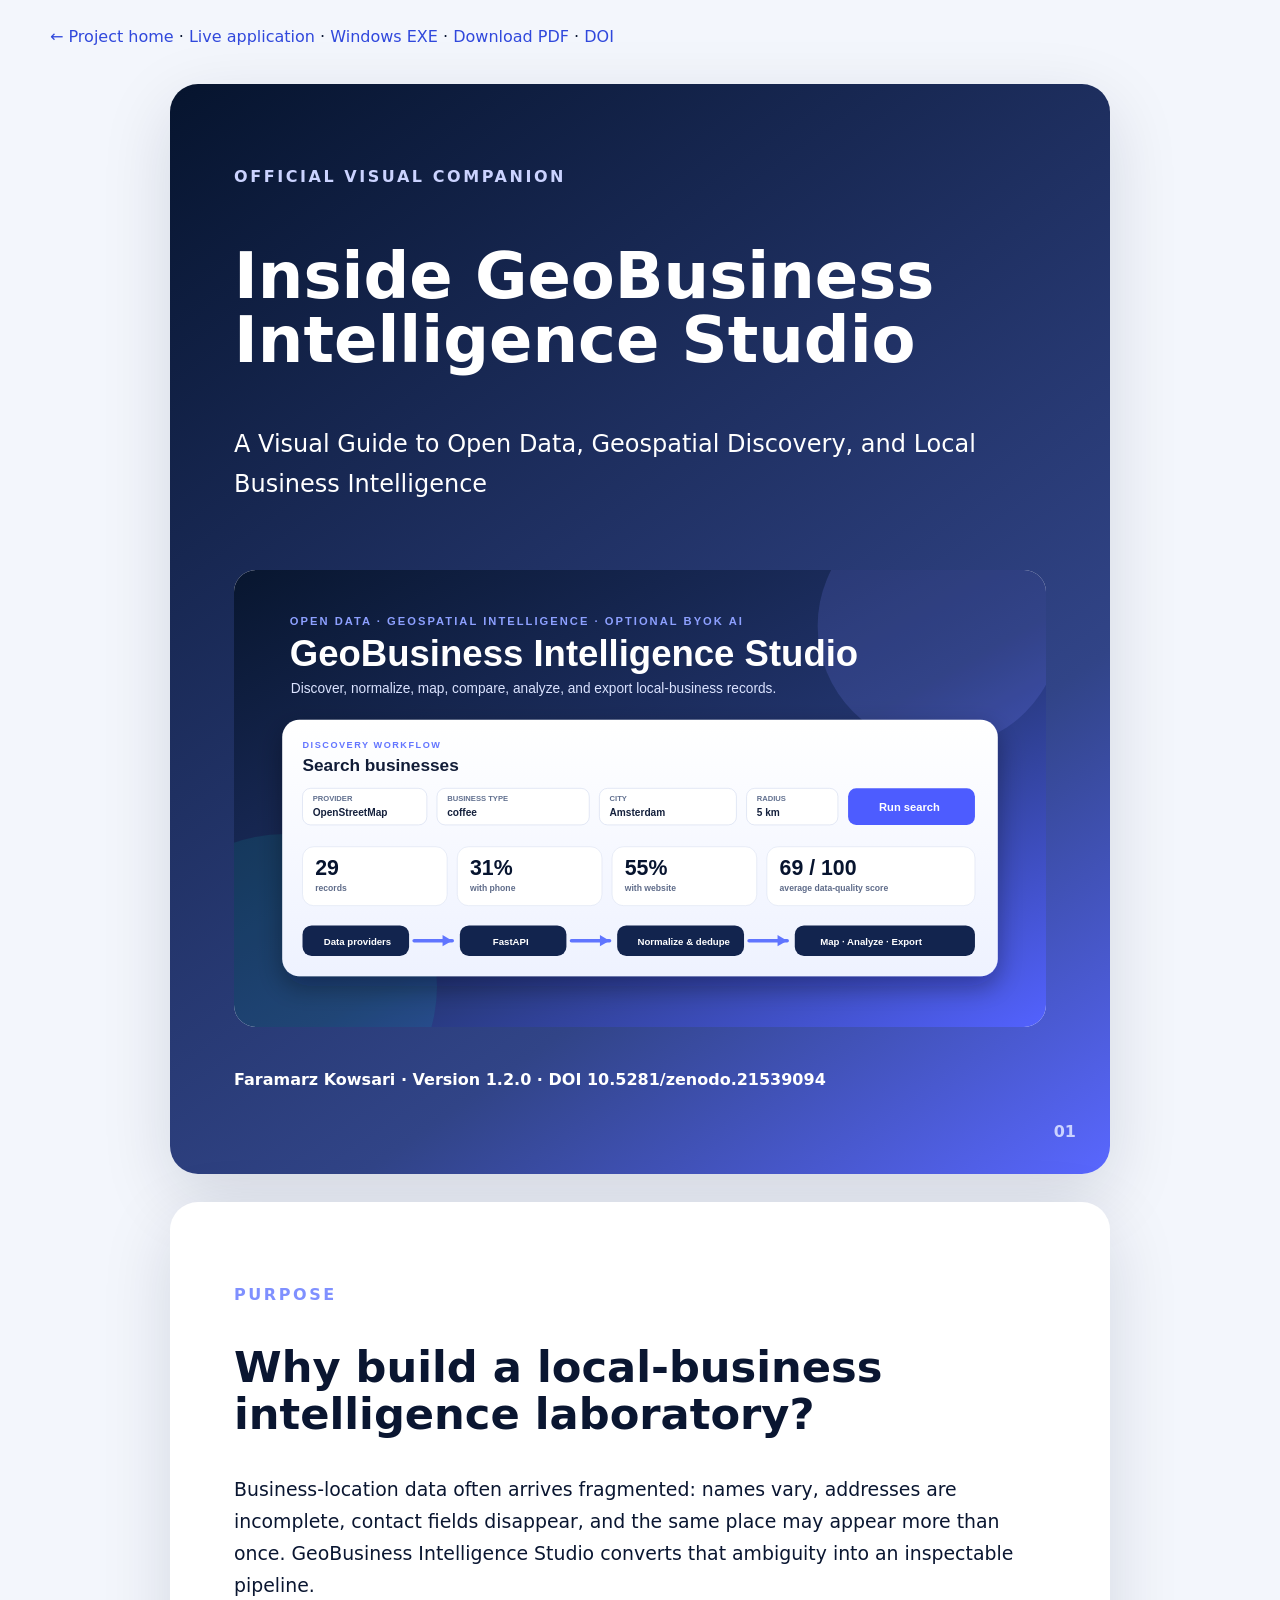
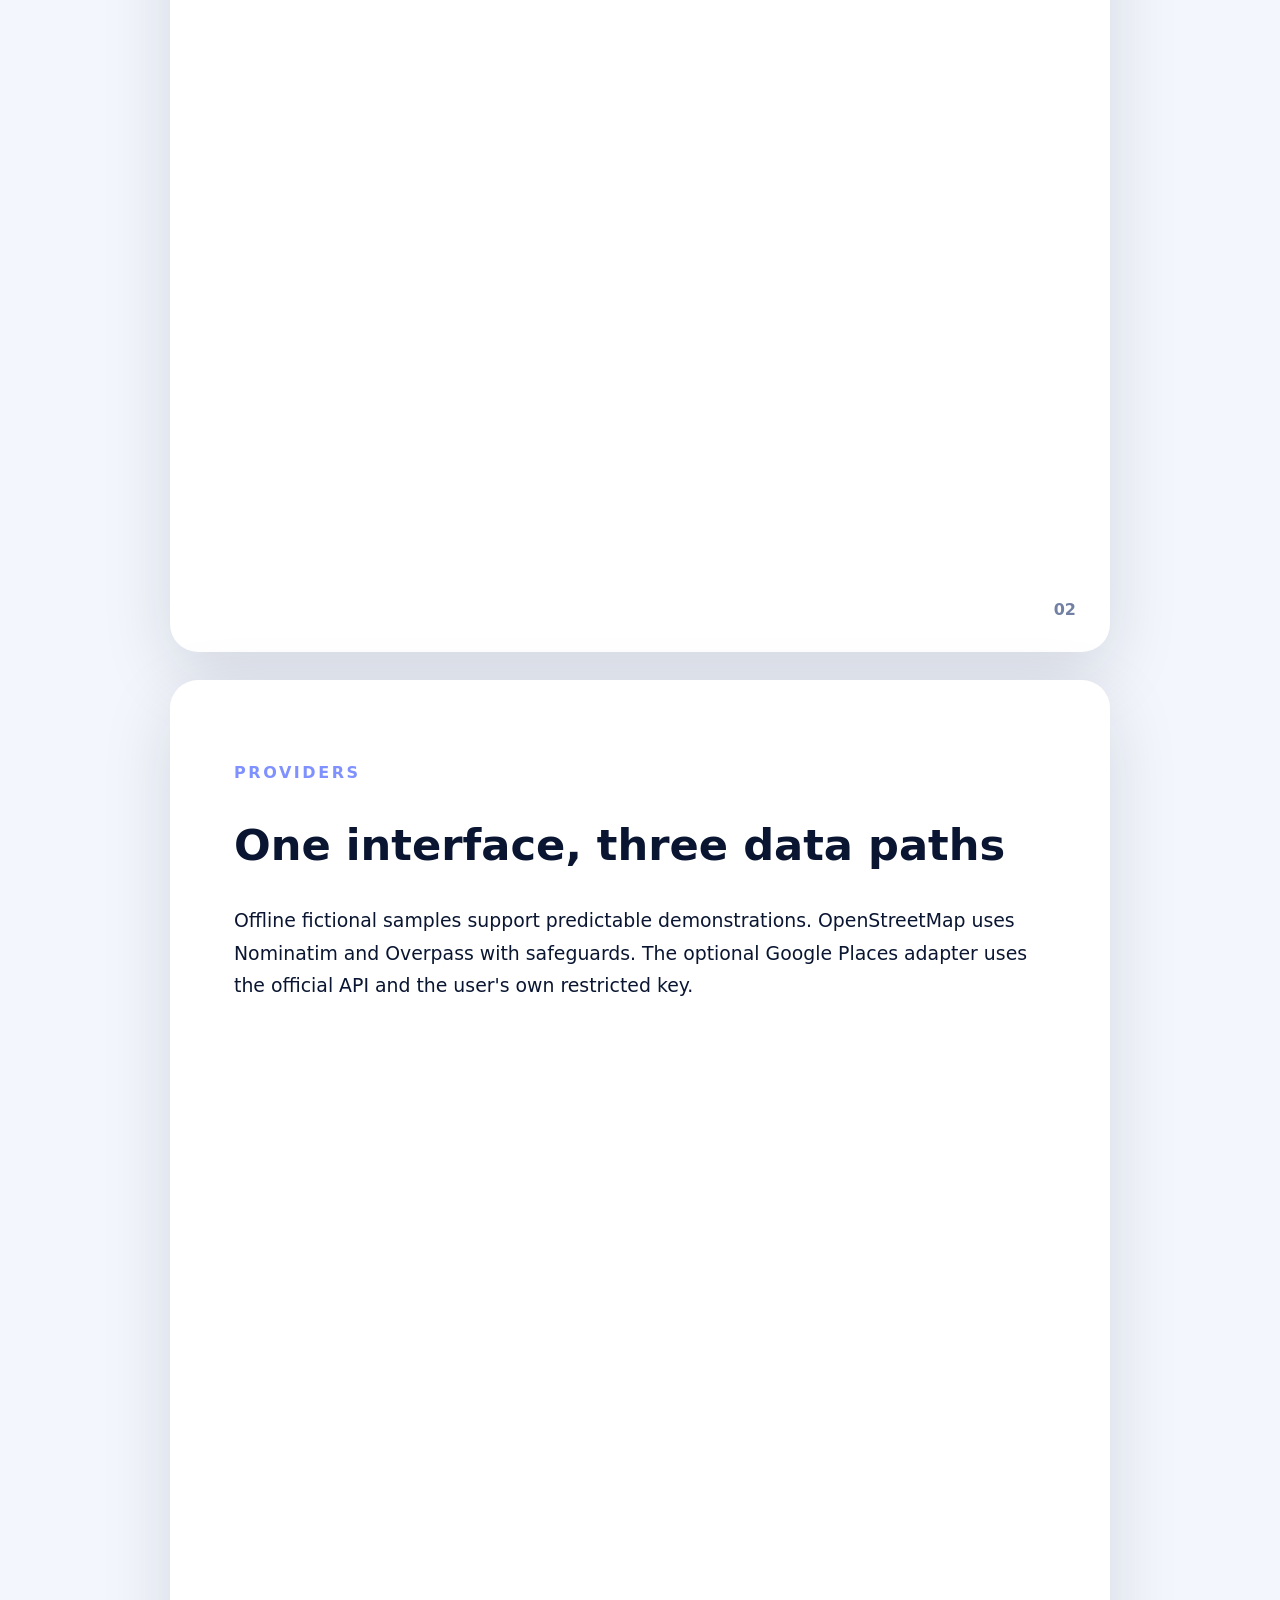
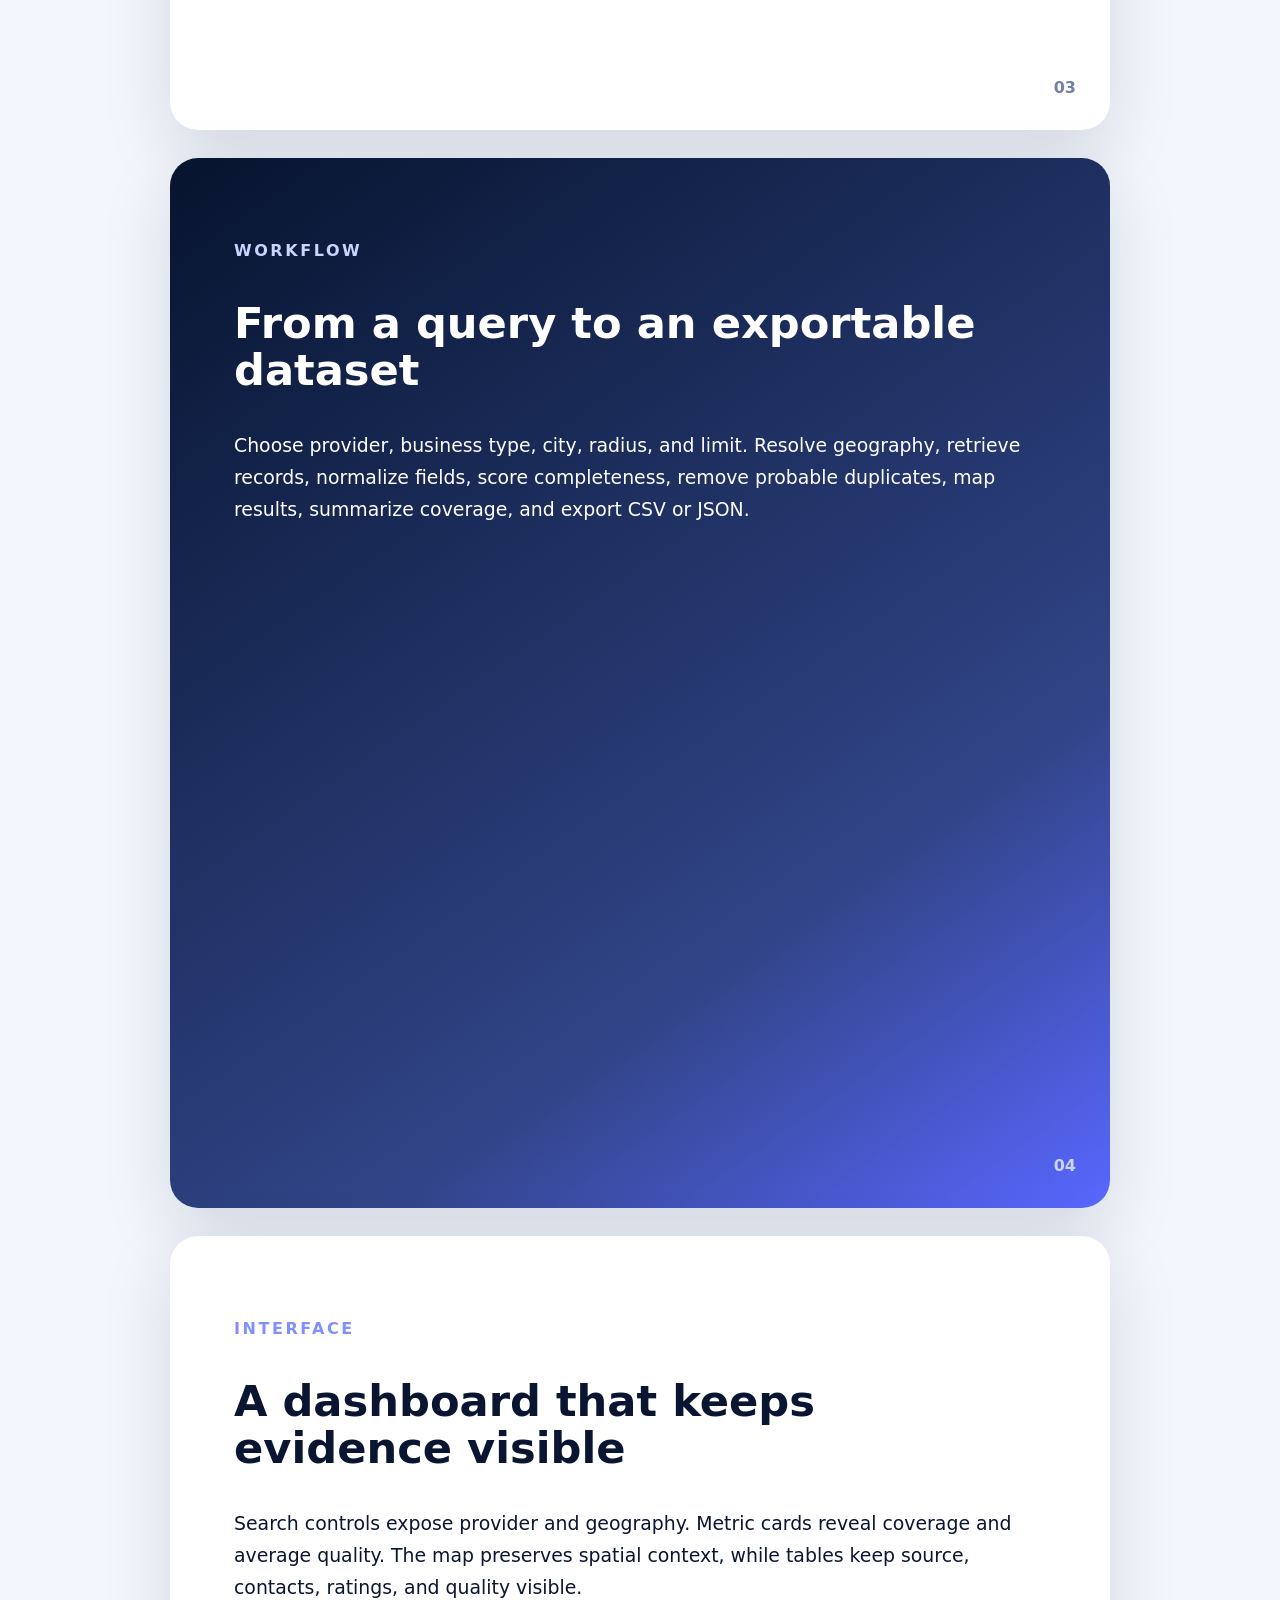
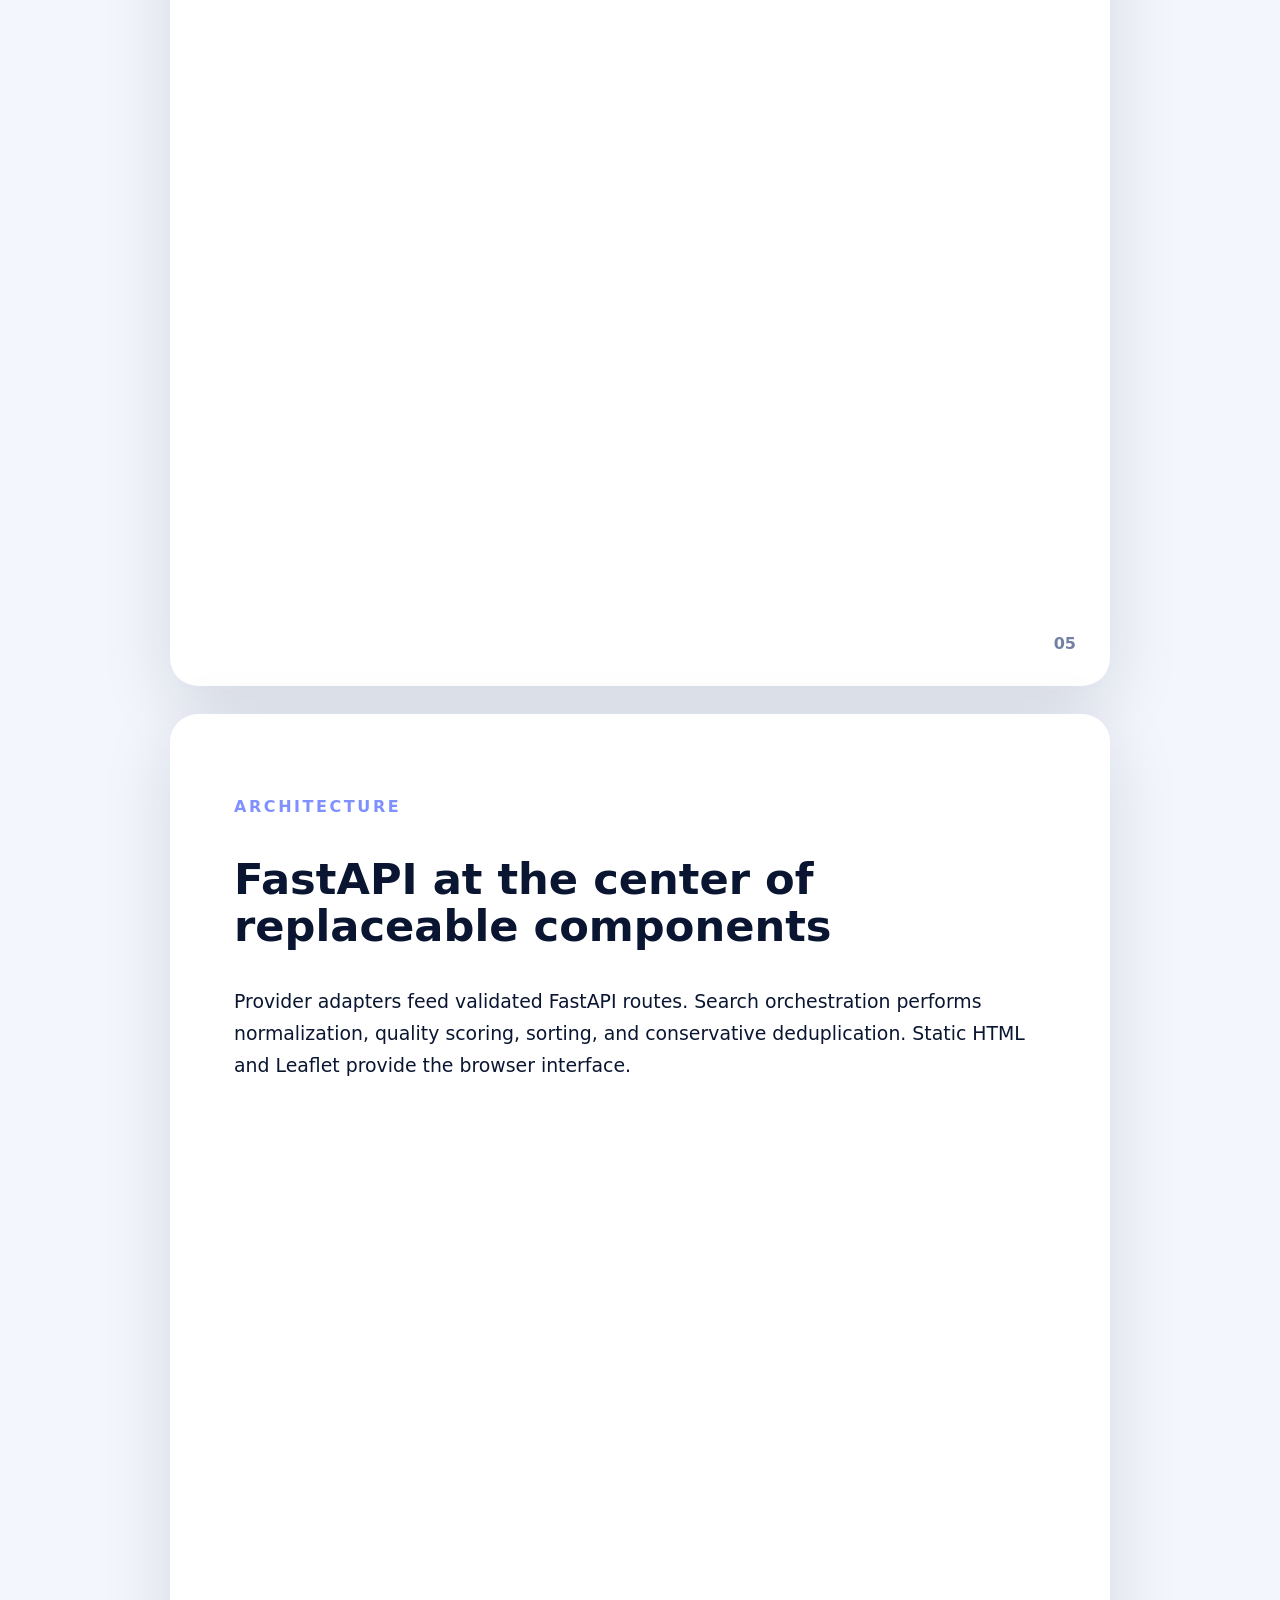
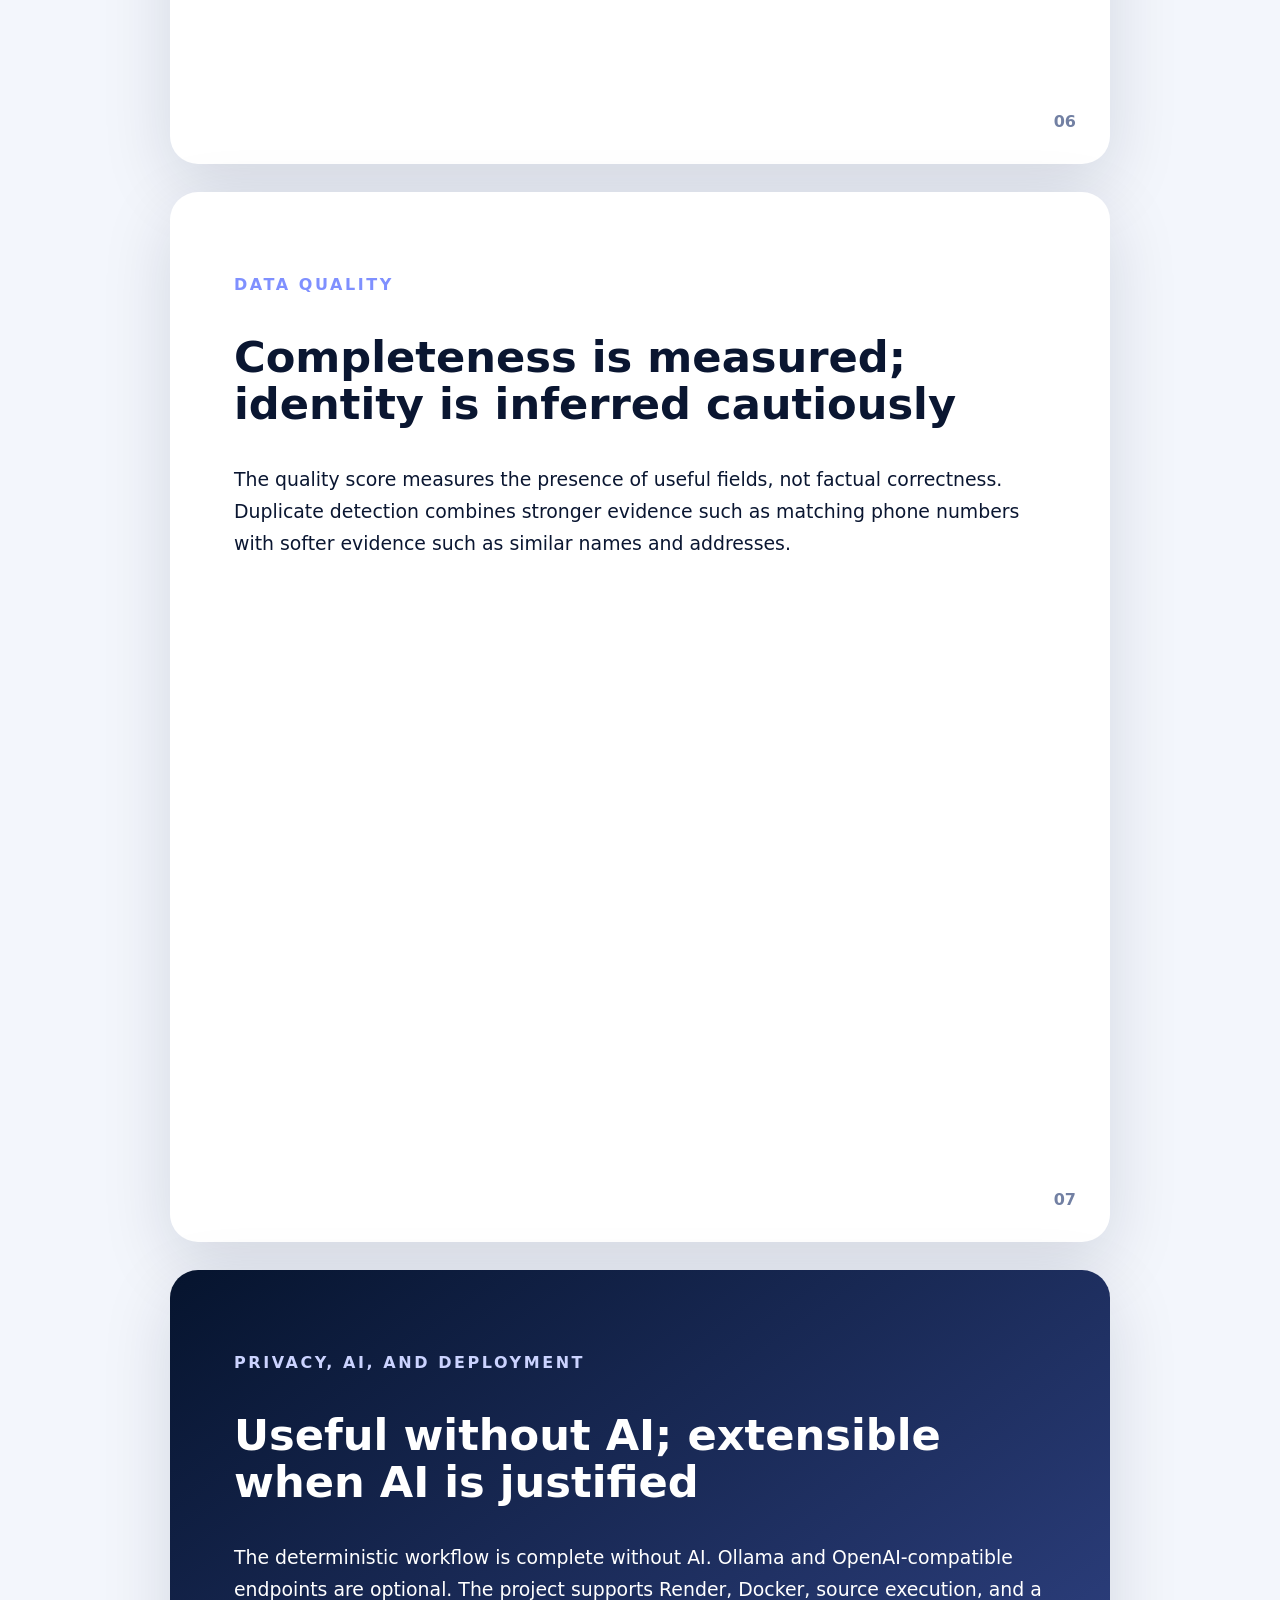
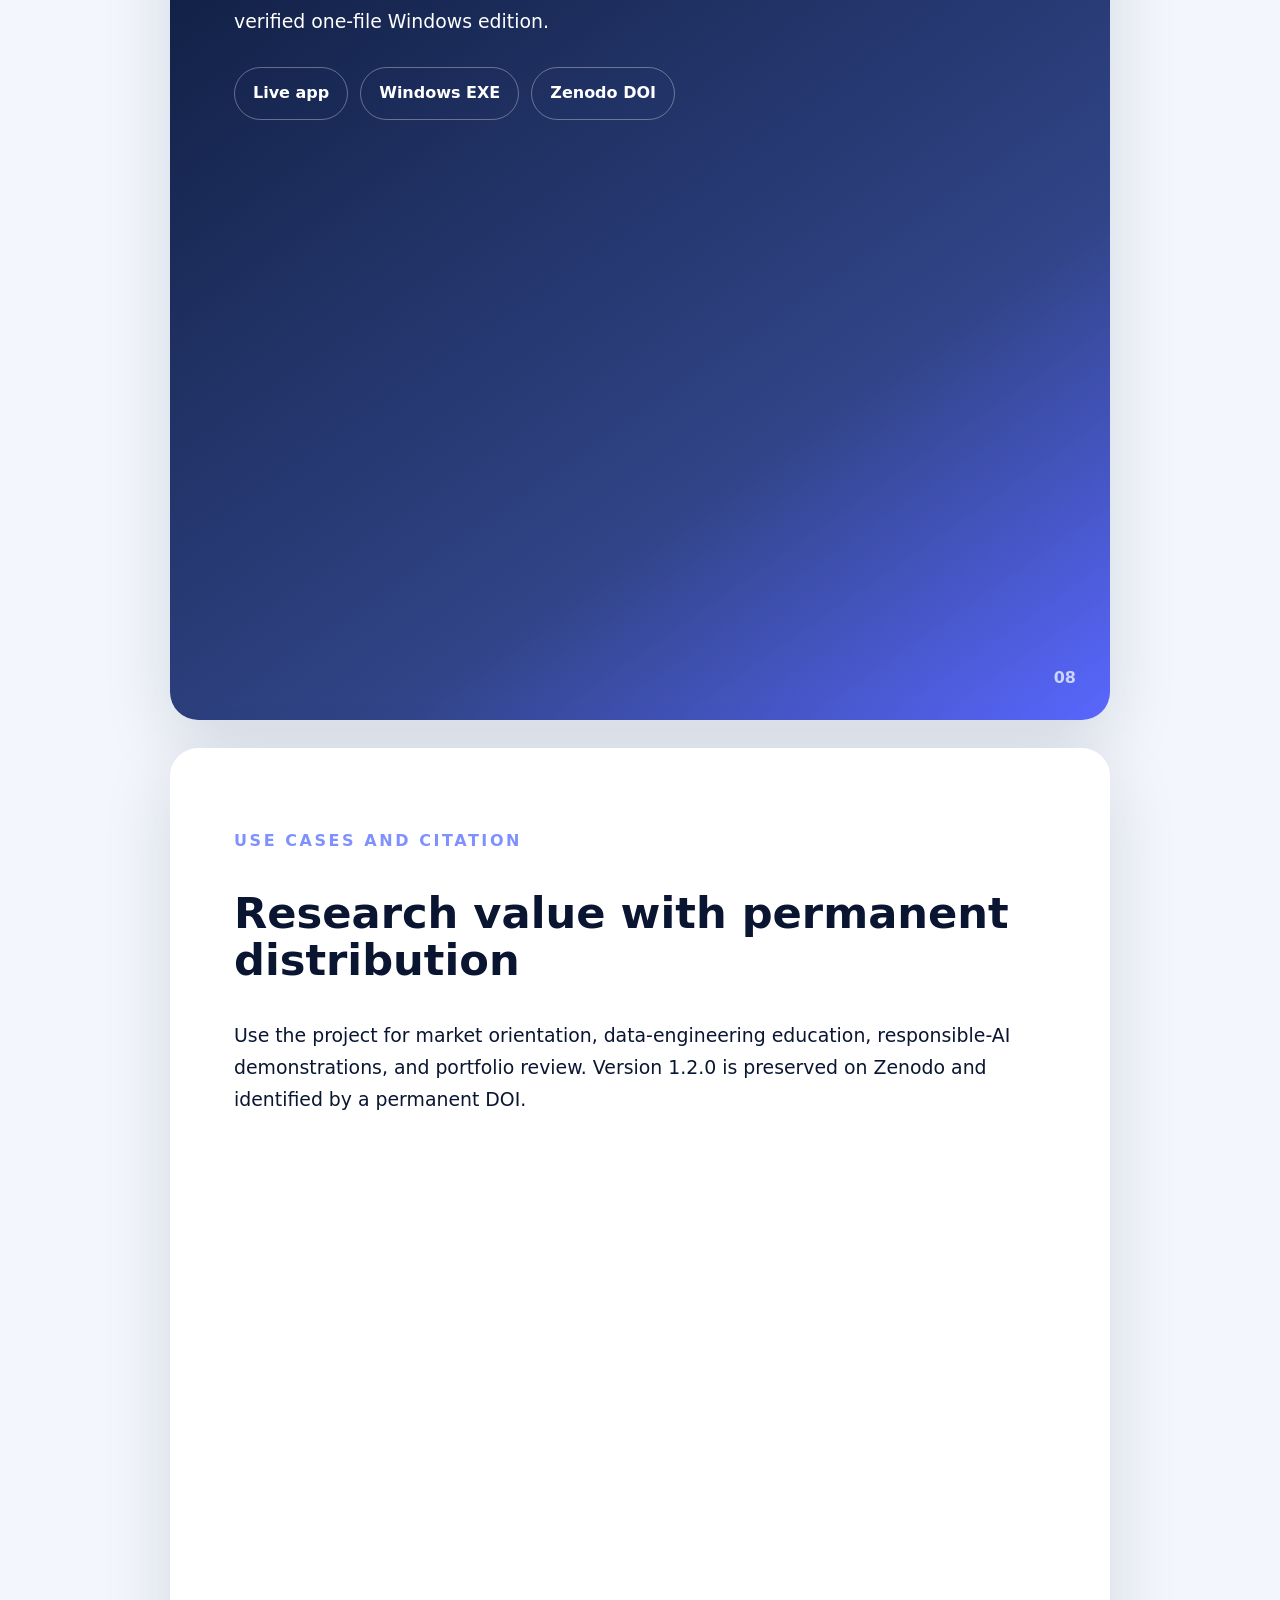
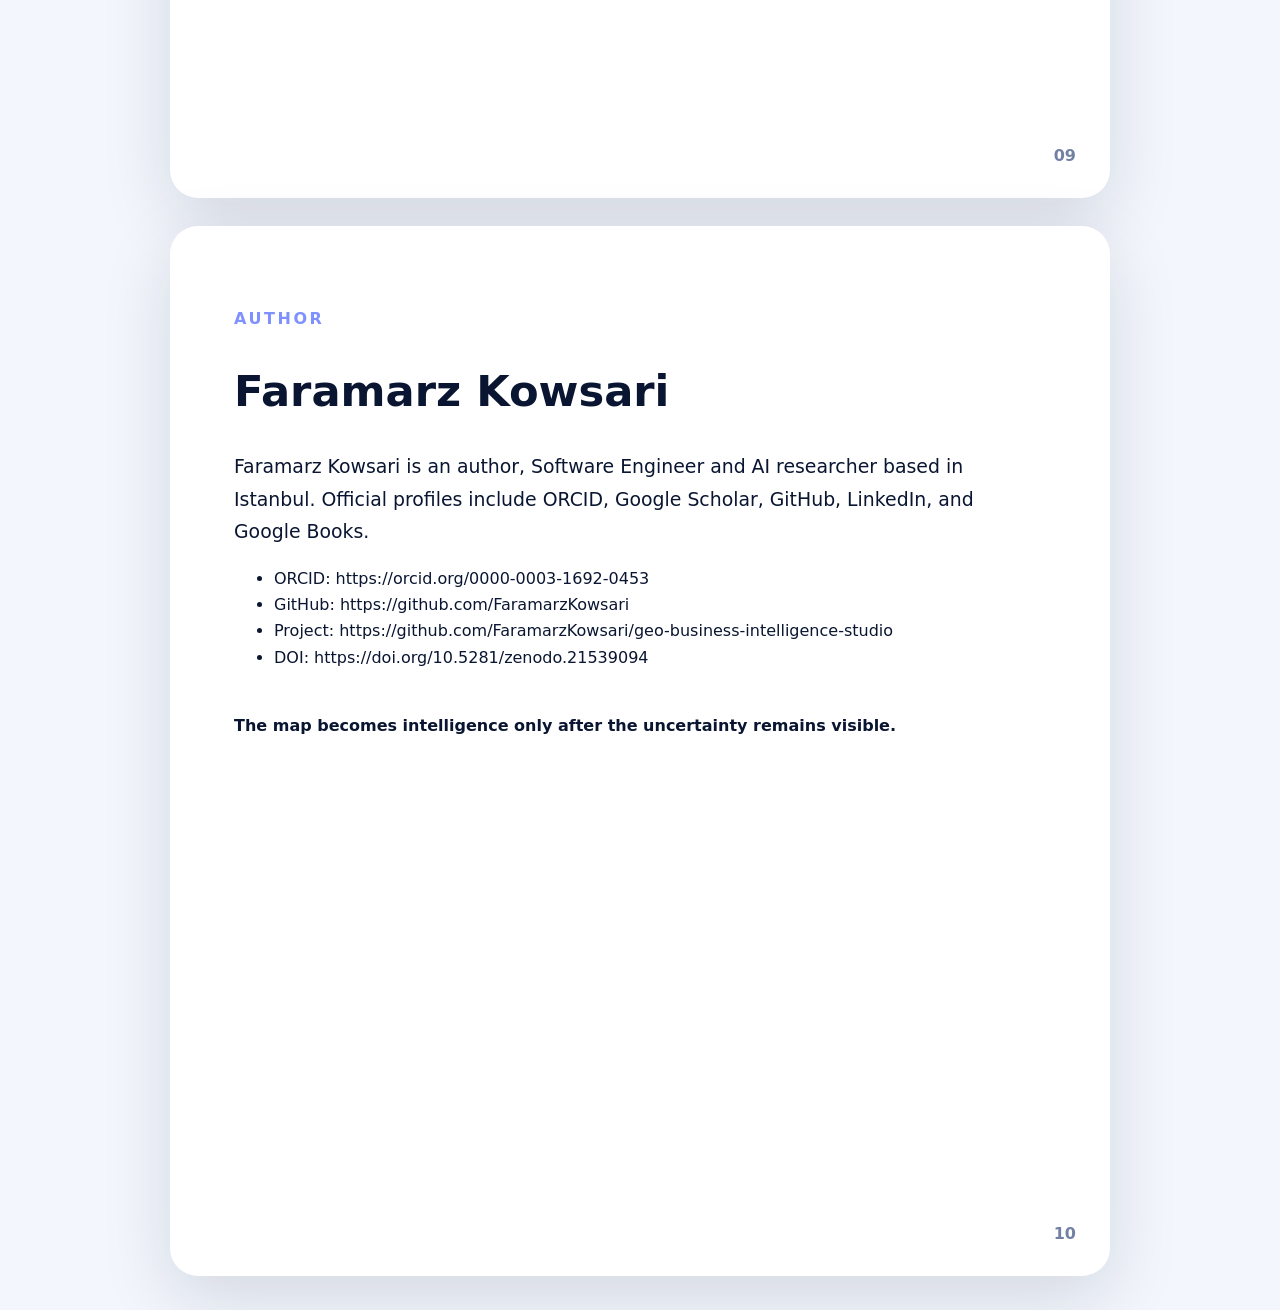
<file: docs/guidebook/index.html>
<!doctype html><html lang="en"><head><meta charset="utf-8"><meta name="viewport" content="width=device-width,initial-scale=1"><meta name="description" content="Inside GeoBusiness Intelligence Studio - version 1.2.0 visual guidebook."><meta name="citation_doi" content="10.5281/zenodo.21539094"><link rel="canonical" href="https://faramarzkowsari.github.io/geo-business-intelligence-studio/guidebook/"><link rel="stylesheet" href="../assets/site.css"><link rel="icon" href="../favicon.svg"><title>Inside GeoBusiness Intelligence Studio - Visual Guidebook</title><style>.book{width:min(940px,calc(100% - 28px));margin:34px auto}.page{min-height:1050px;background:#fff;margin:0 0 28px;border-radius:28px;padding:64px;box-shadow:0 22px 70px #0b173322;position:relative;break-after:page}.page.dark{background:linear-gradient(145deg,#06142e,#314487 70%,#5967ff);color:#fff}.page h1{font-size:4rem;line-height:1}.page h2{font-size:2.7rem;line-height:1.08}.kicker{font-weight:900;color:#7f90ff;letter-spacing:.16em;text-transform:uppercase}.page.dark .kicker{color:#cbd3ff}.page-no{position:absolute;bottom:28px;right:34px;font-weight:900;color:#7280a3}.page.dark .page-no{color:#cbd3ff}.links a{margin-right:14px}@media(max-width:750px){.page{padding:34px;min-height:auto}.page h1{font-size:3rem}}@media print{body{background:white}.book{width:100%;margin:0}.page{border-radius:0;box-shadow:none;margin:0;width:210mm;min-height:297mm;padding:18mm}.printbar{display:none}}</style><script type="application/ld+json">{"@context":"https://schema.org","@type":["Book","DigitalDocument"],"@id":"https://faramarzkowsari.github.io/geo-business-intelligence-studio/guidebook/#guidebook","name":"Inside GeoBusiness Intelligence Studio","headline":"Inside GeoBusiness Intelligence Studio: A Visual Guide to Open Data, Geospatial Discovery, and Local Business Intelligence","author":{"@type":"Person","name":"Faramarz Kowsari"},"inLanguage":"en","numberOfPages":10,"isAccessibleForFree":true,"url":"https://faramarzkowsari.github.io/geo-business-intelligence-studio/guidebook/","identifier":"https://doi.org/10.5281/zenodo.21539094","encoding":{"@type":"MediaObject","encodingFormat":"application/pdf","contentUrl":"https://faramarzkowsari.github.io/geo-business-intelligence-studio/guidebook/inside-geobusiness-intelligence-studio.pdf"}}</script></head><body><div class="printbar wrap" style="padding-top:24px"><a href="../">← Project home</a> · <a href="https://geo-business-intelligence-studio.onrender.com">Live application</a> · <a href="https://github.com/FaramarzKowsari/geo-business-intelligence-studio/releases/latest/download/GeoBusiness-Intelligence-Studio.exe">Windows EXE</a> · <a href="inside-geobusiness-intelligence-studio.pdf">Download PDF</a> · <a href="https://doi.org/10.5281/zenodo.21539094">DOI</a></div><main class="book"><section class="page dark"><p class="kicker">Official visual companion</p><h1>Inside GeoBusiness Intelligence Studio</h1><p style="font-size:1.5rem">A Visual Guide to Open Data, Geospatial Discovery, and Local Business Intelligence</p><img src="../assets/geobusiness-hero.svg" alt="GeoBusiness Intelligence Studio overview" style="margin-top:42px;border-radius:22px;background:white"><p style="margin-top:32px;font-weight:800">Faramarz Kowsari · Version 1.2.0 · DOI 10.5281/zenodo.21539094</p><span class="page-no">01</span></section><section class="page"><p class="kicker">Purpose</p><h2>Why build a local-business intelligence laboratory?</h2><p style="font-size:1.18rem;line-height:1.7">Business-location data often arrives fragmented: names vary, addresses are incomplete, contact fields disappear, and the same place may appear more than once. GeoBusiness Intelligence Studio converts that ambiguity into an inspectable pipeline.</p><span class="page-no">02</span></section><section class="page"><p class="kicker">Providers</p><h2>One interface, three data paths</h2><p style="font-size:1.18rem;line-height:1.7">Offline fictional samples support predictable demonstrations. OpenStreetMap uses Nominatim and Overpass with safeguards. The optional Google Places adapter uses the official API and the user's own restricted key.</p><span class="page-no">03</span></section><section class="page dark"><p class="kicker">Workflow</p><h2>From a query to an exportable dataset</h2><p style="font-size:1.18rem;line-height:1.7">Choose provider, business type, city, radius, and limit. Resolve geography, retrieve records, normalize fields, score completeness, remove probable duplicates, map results, summarize coverage, and export CSV or JSON.</p><span class="page-no">04</span></section><section class="page"><p class="kicker">Interface</p><h2>A dashboard that keeps evidence visible</h2><p style="font-size:1.18rem;line-height:1.7">Search controls expose provider and geography. Metric cards reveal coverage and average quality. The map preserves spatial context, while tables keep source, contacts, ratings, and quality visible.</p><span class="page-no">05</span></section><section class="page"><p class="kicker">Architecture</p><h2>FastAPI at the center of replaceable components</h2><p style="font-size:1.18rem;line-height:1.7">Provider adapters feed validated FastAPI routes. Search orchestration performs normalization, quality scoring, sorting, and conservative deduplication. Static HTML and Leaflet provide the browser interface.</p><span class="page-no">06</span></section><section class="page"><p class="kicker">Data quality</p><h2>Completeness is measured; identity is inferred cautiously</h2><p style="font-size:1.18rem;line-height:1.7">The quality score measures the presence of useful fields, not factual correctness. Duplicate detection combines stronger evidence such as matching phone numbers with softer evidence such as similar names and addresses.</p><span class="page-no">07</span></section><section class="page dark"><p class="kicker">Privacy, AI, and deployment</p><h2>Useful without AI; extensible when AI is justified</h2><p style="font-size:1.18rem;line-height:1.7">The deterministic workflow is complete without AI. Ollama and OpenAI-compatible endpoints are optional. The project supports Render, Docker, source execution, and a verified one-file Windows edition.</p><div class="actions" style="margin-top:30px"><a class="btn" href="https://geo-business-intelligence-studio.onrender.com">Live app</a><a class="btn" href="https://github.com/FaramarzKowsari/geo-business-intelligence-studio/releases/latest/download/GeoBusiness-Intelligence-Studio.exe">Windows EXE</a><a class="btn" href="https://doi.org/10.5281/zenodo.21539094">Zenodo DOI</a></div><span class="page-no">08</span></section><section class="page"><p class="kicker">Use cases and citation</p><h2>Research value with permanent distribution</h2><p style="font-size:1.18rem;line-height:1.7">Use the project for market orientation, data-engineering education, responsible-AI demonstrations, and portfolio review. Version 1.2.0 is preserved on Zenodo and identified by a permanent DOI.</p><span class="page-no">09</span></section><section class="page"><p class="kicker">Author</p><h2>Faramarz Kowsari</h2><p style="font-size:1.18rem;line-height:1.7">Faramarz Kowsari is an author, Software Engineer and AI researcher based in Istanbul. Official profiles include ORCID, Google Scholar, GitHub, LinkedIn, and Google Books.</p><ul><li>ORCID: https://orcid.org/0000-0003-1692-0453</li><li>GitHub: https://github.com/FaramarzKowsari</li><li>Project: https://github.com/FaramarzKowsari/geo-business-intelligence-studio</li><li>DOI: https://doi.org/10.5281/zenodo.21539094</li></ul><p style="margin-top:42px;font-weight:900">The map becomes intelligence only after the uncertainty remains visible.</p><span class="page-no">10</span></section></main></body></html>
</file>
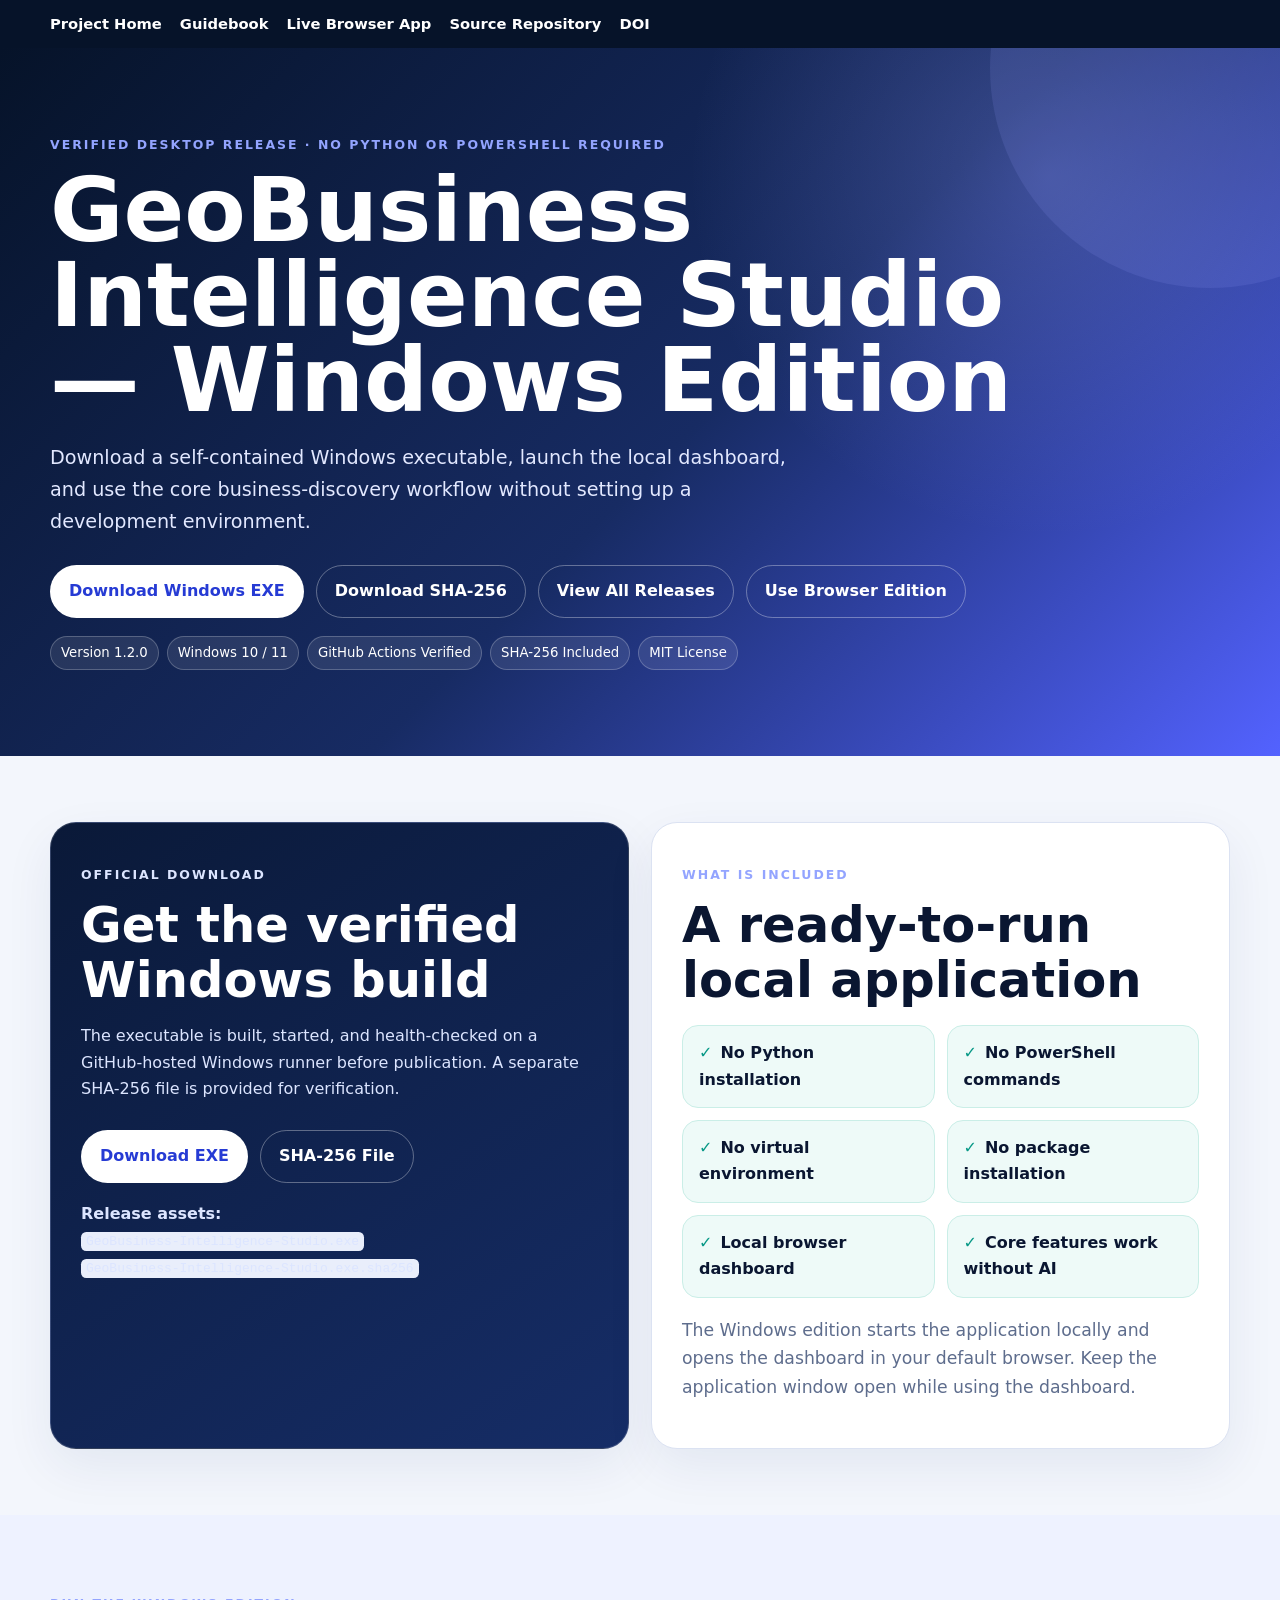
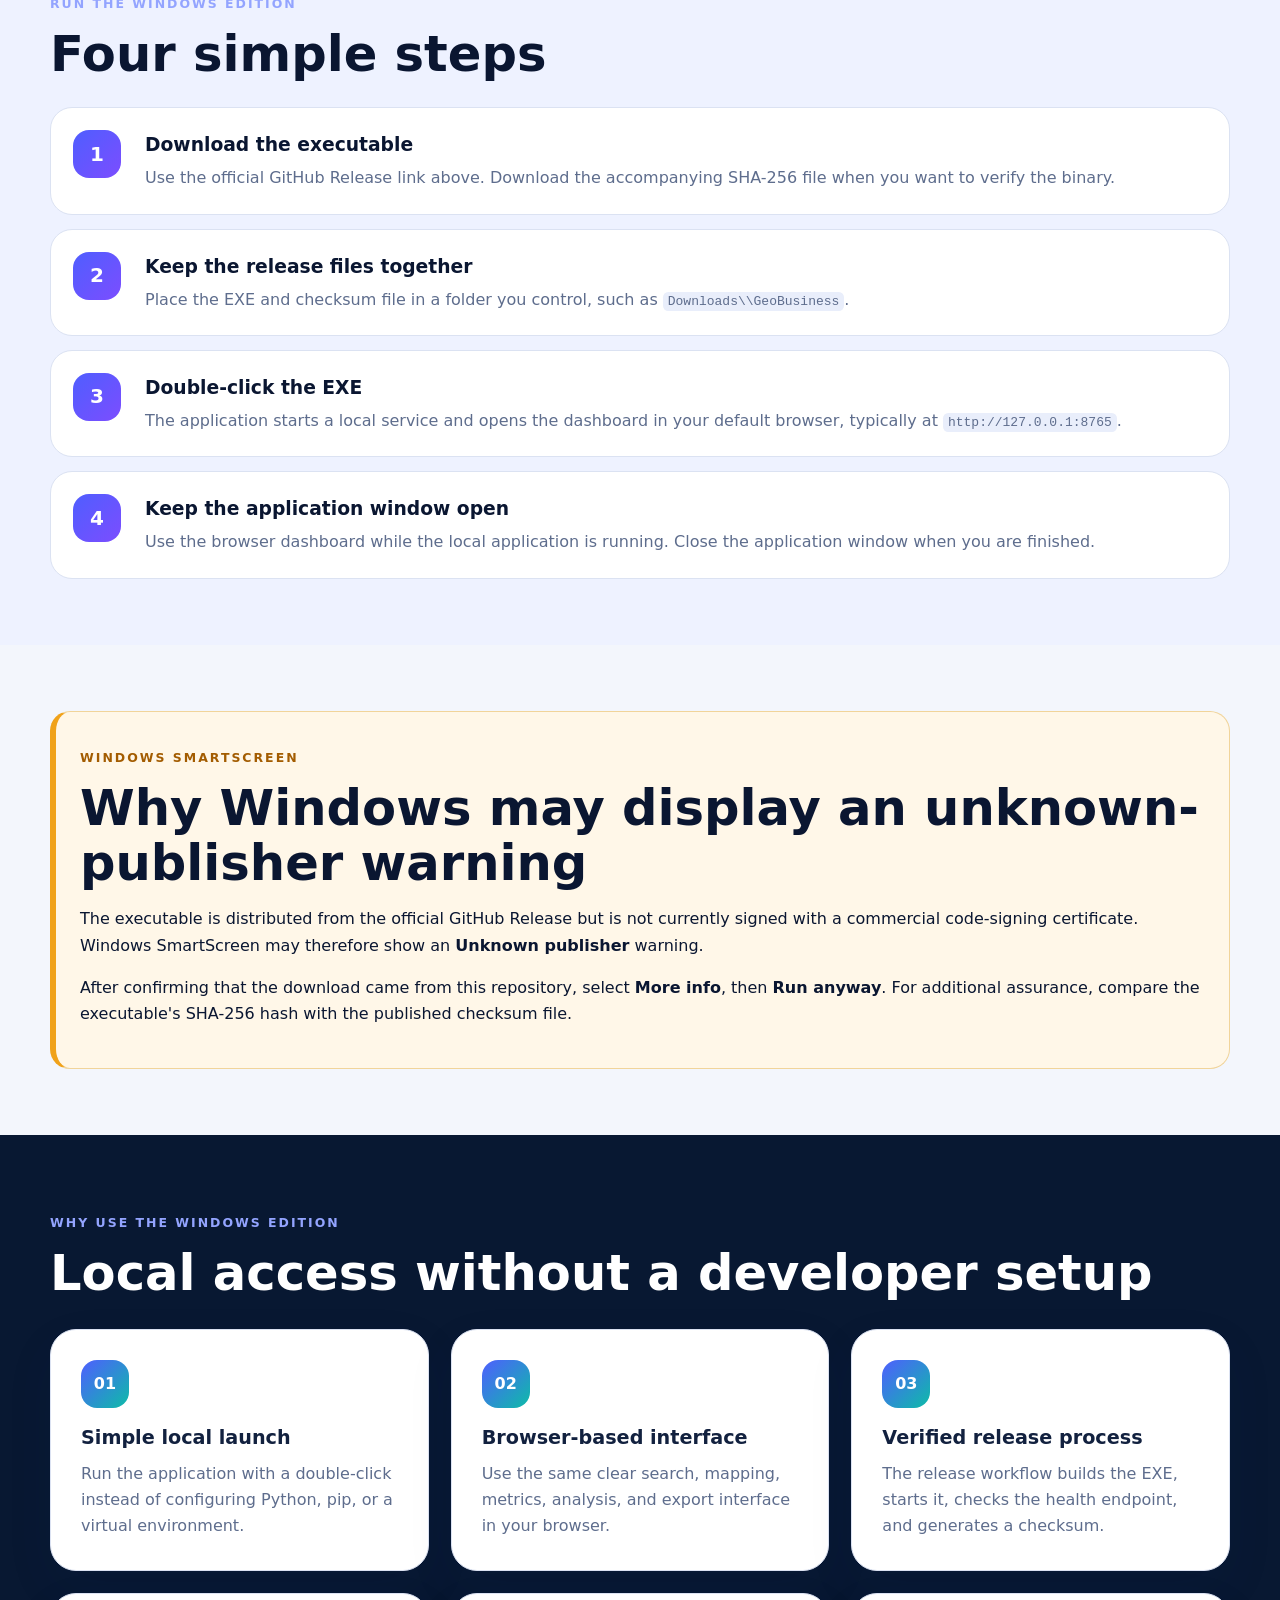
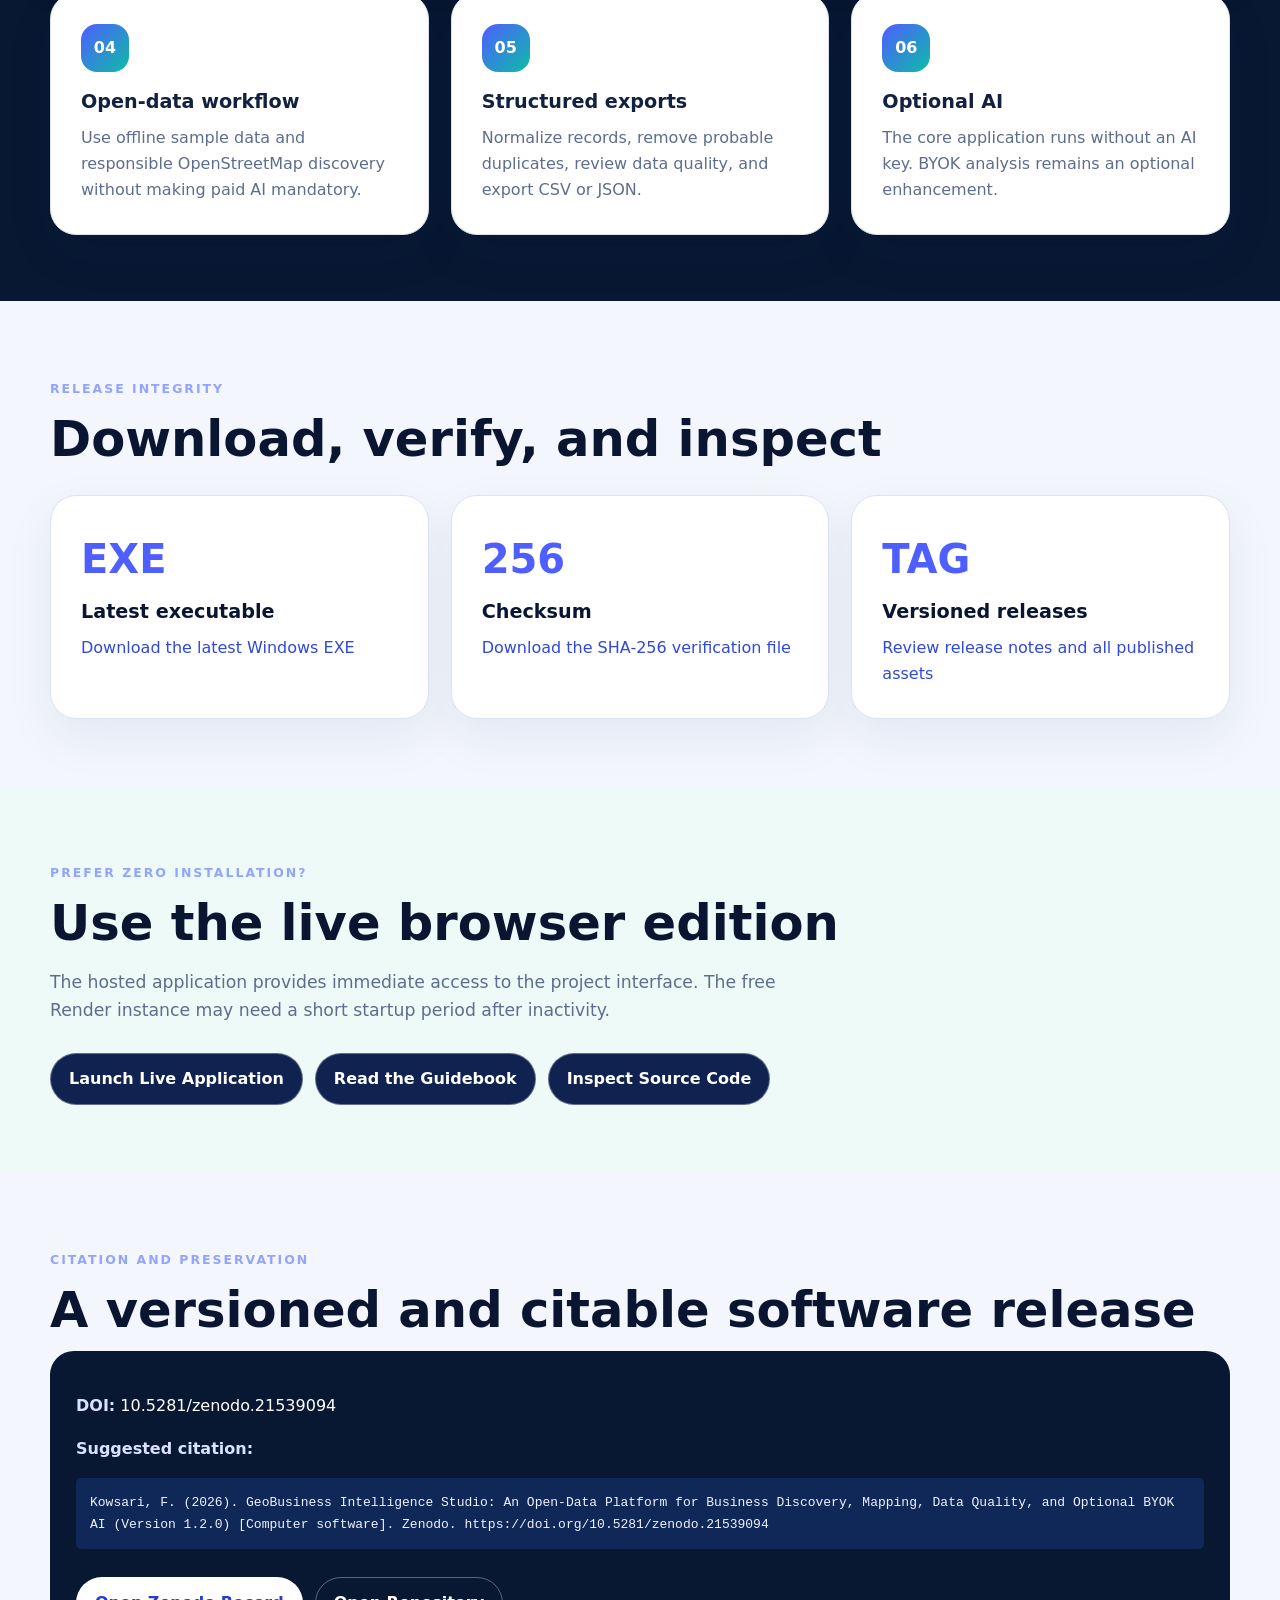
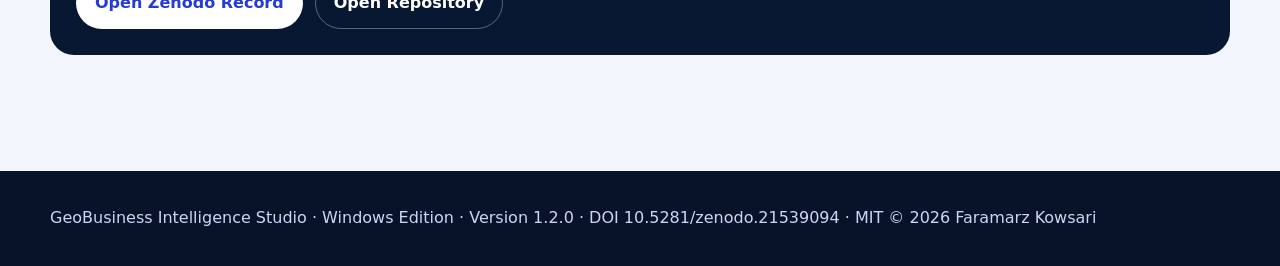
<file: docs/windows/index.html>
<!doctype html>
<html lang="en">
<head>
  <meta charset="utf-8">
  <meta name="viewport" content="width=device-width, initial-scale=1">
  <meta name="theme-color" content="#081832">
  <meta name="description" content="Download and run the verified Windows edition of GeoBusiness Intelligence Studio without installing Python or using PowerShell. Includes SHA-256 verification, SmartScreen guidance, release links, DOI, citation, and browser access.">
  <meta name="author" content="Faramarz Kowsari">
  <meta name="robots" content="index, follow, max-image-preview:large, max-snippet:-1">
  <meta name="citation_title" content="GeoBusiness Intelligence Studio: An Open-Data Platform for Business Discovery, Mapping, Data Quality, and Optional BYOK AI">
  <meta name="citation_author" content="Faramarz Kowsari">
  <meta name="citation_publication_date" content="2026-07-24">
  <meta name="citation_doi" content="10.5281/zenodo.21539094">

  <link rel="canonical" href="https://faramarzkowsari.github.io/geo-business-intelligence-studio/windows/">
  <link rel="icon" href="../favicon.svg" type="image/svg+xml">
  <link rel="manifest" href="../site.webmanifest">
  <link rel="stylesheet" href="../assets/site.css">

  <meta property="og:title" content="GeoBusiness Intelligence Studio — Windows Edition">
  <meta property="og:description" content="Download the verified self-contained Windows executable, verify its SHA-256 checksum, and run GeoBusiness Intelligence Studio without Python or PowerShell.">
  <meta property="og:image" content="https://faramarzkowsari.github.io/geo-business-intelligence-studio/assets/geobusiness-hero.svg">
  <meta property="og:url" content="https://faramarzkowsari.github.io/geo-business-intelligence-studio/windows/">
  <meta property="og:type" content="website">

  <title>Windows Edition — GeoBusiness Intelligence Studio</title>

  <script type="application/ld+json">
  {
    "@context": "https://schema.org",
    "@type": "SoftwareApplication",
    "@id": "https://faramarzkowsari.github.io/geo-business-intelligence-studio/windows/#windows-edition",
    "name": "GeoBusiness Intelligence Studio — Windows Edition",
    "description": "A verified self-contained Windows executable for discovering, normalizing, deduplicating, mapping, analyzing, and exporting local-business records.",
    "applicationCategory": "BusinessApplication",
    "operatingSystem": "Windows 10, Windows 11",
    "softwareVersion": "1.2.0",
    "datePublished": "2026-07-24",
    "isAccessibleForFree": true,
    "license": "https://opensource.org/licenses/MIT",
    "url": "https://faramarzkowsari.github.io/geo-business-intelligence-studio/windows/",
    "downloadUrl": "https://github.com/FaramarzKowsari/geo-business-intelligence-studio/releases/latest/download/GeoBusiness-Intelligence-Studio.exe",
    "softwareHelp": "https://faramarzkowsari.github.io/geo-business-intelligence-studio/guidebook/",
    "codeRepository": "https://github.com/FaramarzKowsari/geo-business-intelligence-studio",
    "identifier": "https://doi.org/10.5281/zenodo.21539094",
    "sameAs": [
      "https://doi.org/10.5281/zenodo.21539094",
      "https://geo-business-intelligence-studio.onrender.com",
      "https://github.com/FaramarzKowsari/geo-business-intelligence-studio/releases"
    ],
    "author": {
      "@type": "Person",
      "name": "Faramarz Kowsari",
      "url": "https://faramarzkowsari.github.io/",
      "sameAs": [
        "https://orcid.org/0000-0003-1692-0453",
        "https://github.com/FaramarzKowsari",
        "https://www.linkedin.com/in/faramarzkowsari",
        "https://scholar.google.com/citations?user=G7tP5WMAAAAJ&hl=en"
      ]
    }
  }
  </script>

  <style>
    .windows-hero {
      background:
        radial-gradient(circle at 82% 18%, rgba(148,158,255,.27), transparent 30%),
        linear-gradient(135deg, #061329 0%, #172b63 54%, #5362ff 100%);
    }
    .windows-hero h1 { max-width: 980px; }
    .download-card {
      background: linear-gradient(145deg, #0a1938, #162d67);
      color: #fff;
      border: 1px solid rgba(255,255,255,.16);
    }
    .download-card p { color: #dce5ff; }
    .download-card a:not(.btn) { color: #b9c6ff; }
    .step-list {
      display: grid;
      gap: 14px;
      counter-reset: runsteps;
      margin-top: 26px;
    }
    .run-step {
      counter-increment: runsteps;
      display: grid;
      grid-template-columns: 54px 1fr;
      gap: 18px;
      align-items: start;
      background: #fff;
      border: 1px solid var(--line);
      border-radius: 22px;
      padding: 22px;
    }
    .run-step::before {
      content: counter(runsteps);
      display: grid;
      place-items: center;
      width: 48px;
      height: 48px;
      border-radius: 16px;
      background: linear-gradient(135deg, #4f5eff, #7c4dff);
      color: #fff;
      font-weight: 900;
      font-size: 1.25rem;
    }
    .run-step h3 { margin: 0 0 4px; }
    .run-step p { margin: 0; color: var(--muted); }
    .feature-icon {
      width: 48px;
      height: 48px;
      border-radius: 16px;
      display: grid;
      place-items: center;
      font-weight: 900;
      color: #fff;
      background: linear-gradient(135deg, #4f5eff, #0dbca7);
      margin-bottom: 14px;
    }
    .warning {
      background: #fff7e8;
      border: 1px solid #f1d49a;
      border-left: 6px solid #f0a21a;
      border-radius: 20px;
      padding: 24px;
    }
    .citation {
      background: #081832;
      color: #fff;
      border-radius: 24px;
      padding: 26px;
    }
    .citation p { color: #d9e2ff; }
    .citation code {
      display: block;
      white-space: normal;
      padding: 14px;
      background: #102858;
      color: #eef2ff;
      margin-top: 12px;
    }
    .mini-nav {
      background: #061329;
      color: #dbe4ff;
      padding: 12px 0;
      font-size: .92rem;
    }
    .mini-nav .wrap {
      display: flex;
      flex-wrap: wrap;
      gap: 10px 18px;
      align-items: center;
    }
    .mini-nav a { color: #fff; font-weight: 700; }
    .check-grid { display: grid; grid-template-columns: repeat(2, 1fr); gap: 12px; margin-top: 18px; }
    .check-item { background: #eefaf8; border: 1px solid #caeee7; border-radius: 16px; padding: 14px 16px; font-weight: 700; }
    .check-item::before { content: "✓"; color: #079886; margin-right: 8px; }
    @media(max-width:850px){
      .check-grid { grid-template-columns: 1fr; }
      .run-step { grid-template-columns: 44px 1fr; }
      .run-step::before { width: 40px; height: 40px; border-radius: 13px; }
    }
  </style>
</head>

<body>
  <nav class="mini-nav">
    <div class="wrap">
      <a href="../">Project Home</a>
      <a href="../guidebook/">Guidebook</a>
      <a href="https://geo-business-intelligence-studio.onrender.com">Live Browser App</a>
      <a href="https://github.com/FaramarzKowsari/geo-business-intelligence-studio">Source Repository</a>
      <a href="https://doi.org/10.5281/zenodo.21539094">DOI</a>
    </div>
  </nav>

  <header class="hero windows-hero">
    <div class="wrap">
      <p class="eyebrow">Verified desktop release · No Python or PowerShell required</p>
      <h1>GeoBusiness Intelligence Studio — Windows Edition</h1>
      <p class="lead">Download a self-contained Windows executable, launch the local dashboard, and use the core business-discovery workflow without setting up a development environment.</p>

      <div class="actions">
        <a class="btn primary" href="https://github.com/FaramarzKowsari/geo-business-intelligence-studio/releases/latest/download/GeoBusiness-Intelligence-Studio.exe">Download Windows EXE</a>
        <a class="btn" href="https://github.com/FaramarzKowsari/geo-business-intelligence-studio/releases/latest/download/GeoBusiness-Intelligence-Studio.exe.sha256">Download SHA-256</a>
        <a class="btn" href="https://github.com/FaramarzKowsari/geo-business-intelligence-studio/releases">View All Releases</a>
        <a class="btn" href="https://geo-business-intelligence-studio.onrender.com">Use Browser Edition</a>
      </div>

      <div class="badges">
        <span class="badge">Version 1.2.0</span>
        <span class="badge">Windows 10 / 11</span>
        <span class="badge">GitHub Actions Verified</span>
        <span class="badge">SHA-256 Included</span>
        <span class="badge">MIT License</span>
      </div>
    </div>
  </header>

  <main>
    <section class="section">
      <div class="wrap">
        <div class="grid two">
          <article class="panel download-card">
            <p class="eyebrow">Official download</p>
            <h2>Get the verified Windows build</h2>
            <p>The executable is built, started, and health-checked on a GitHub-hosted Windows runner before publication. A separate SHA-256 file is provided for verification.</p>
            <div class="actions">
              <a class="btn primary" href="https://github.com/FaramarzKowsari/geo-business-intelligence-studio/releases/latest/download/GeoBusiness-Intelligence-Studio.exe">Download EXE</a>
              <a class="btn" href="https://github.com/FaramarzKowsari/geo-business-intelligence-studio/releases/latest/download/GeoBusiness-Intelligence-Studio.exe.sha256">SHA-256 File</a>
            </div>
            <p style="margin-top:18px"><strong>Release assets:</strong><br>
              <code>GeoBusiness-Intelligence-Studio.exe</code><br>
              <code>GeoBusiness-Intelligence-Studio.exe.sha256</code>
            </p>
          </article>

          <article class="panel">
            <p class="eyebrow">What is included</p>
            <h2>A ready-to-run local application</h2>
            <div class="check-grid">
              <div class="check-item">No Python installation</div>
              <div class="check-item">No PowerShell commands</div>
              <div class="check-item">No virtual environment</div>
              <div class="check-item">No package installation</div>
              <div class="check-item">Local browser dashboard</div>
              <div class="check-item">Core features work without AI</div>
            </div>
            <p class="section-intro" style="margin-top:18px">The Windows edition starts the application locally and opens the dashboard in your default browser. Keep the application window open while using the dashboard.</p>
          </article>
        </div>
      </div>
    </section>

    <section class="section" style="background:#eef2ff">
      <div class="wrap">
        <p class="eyebrow">Run the Windows edition</p>
        <h2>Four simple steps</h2>

        <div class="step-list">
          <article class="run-step"><div><h3>Download the executable</h3><p>Use the official GitHub Release link above. Download the accompanying SHA-256 file when you want to verify the binary.</p></div></article>
          <article class="run-step"><div><h3>Keep the release files together</h3><p>Place the EXE and checksum file in a folder you control, such as <code>Downloads\\GeoBusiness</code>.</p></div></article>
          <article class="run-step"><div><h3>Double-click the EXE</h3><p>The application starts a local service and opens the dashboard in your default browser, typically at <code>http://127.0.0.1:8765</code>.</p></div></article>
          <article class="run-step"><div><h3>Keep the application window open</h3><p>Use the browser dashboard while the local application is running. Close the application window when you are finished.</p></div></article>
        </div>
      </div>
    </section>

    <section class="section">
      <div class="wrap">
        <div class="warning">
          <p class="eyebrow" style="color:#a35c00">Windows SmartScreen</p>
          <h2>Why Windows may display an unknown-publisher warning</h2>
          <p>The executable is distributed from the official GitHub Release but is not currently signed with a commercial code-signing certificate. Windows SmartScreen may therefore show an <strong>Unknown publisher</strong> warning.</p>
          <p>After confirming that the download came from this repository, select <strong>More info</strong>, then <strong>Run anyway</strong>. For additional assurance, compare the executable's SHA-256 hash with the published checksum file.</p>
        </div>
      </div>
    </section>

    <section class="section" style="background:#081832;color:#fff">
      <div class="wrap">
        <p class="eyebrow">Why use the Windows edition</p>
        <h2>Local access without a developer setup</h2>

        <div class="grid three" style="margin-top:28px">
          <article class="panel card" style="color:#12213f"><div class="feature-icon">01</div><h3>Simple local launch</h3><p>Run the application with a double-click instead of configuring Python, pip, or a virtual environment.</p></article>
          <article class="panel card" style="color:#12213f"><div class="feature-icon">02</div><h3>Browser-based interface</h3><p>Use the same clear search, mapping, metrics, analysis, and export interface in your browser.</p></article>
          <article class="panel card" style="color:#12213f"><div class="feature-icon">03</div><h3>Verified release process</h3><p>The release workflow builds the EXE, starts it, checks the health endpoint, and generates a checksum.</p></article>
          <article class="panel card" style="color:#12213f"><div class="feature-icon">04</div><h3>Open-data workflow</h3><p>Use offline sample data and responsible OpenStreetMap discovery without making paid AI mandatory.</p></article>
          <article class="panel card" style="color:#12213f"><div class="feature-icon">05</div><h3>Structured exports</h3><p>Normalize records, remove probable duplicates, review data quality, and export CSV or JSON.</p></article>
          <article class="panel card" style="color:#12213f"><div class="feature-icon">06</div><h3>Optional AI</h3><p>The core application runs without an AI key. BYOK analysis remains an optional enhancement.</p></article>
        </div>
      </div>
    </section>

    <section class="section">
      <div class="wrap">
        <p class="eyebrow">Release integrity</p>
        <h2>Download, verify, and inspect</h2>
        <div class="grid three" style="margin-top:28px">
          <article class="panel card"><div class="num">EXE</div><h3>Latest executable</h3><p><a href="https://github.com/FaramarzKowsari/geo-business-intelligence-studio/releases/latest/download/GeoBusiness-Intelligence-Studio.exe">Download the latest Windows EXE</a></p></article>
          <article class="panel card"><div class="num">256</div><h3>Checksum</h3><p><a href="https://github.com/FaramarzKowsari/geo-business-intelligence-studio/releases/latest/download/GeoBusiness-Intelligence-Studio.exe.sha256">Download the SHA-256 verification file</a></p></article>
          <article class="panel card"><div class="num">TAG</div><h3>Versioned releases</h3><p><a href="https://github.com/FaramarzKowsari/geo-business-intelligence-studio/releases">Review release notes and all published assets</a></p></article>
        </div>
      </div>
    </section>

    <section class="section" style="background:#eefaf8">
      <div class="wrap">
        <p class="eyebrow">Prefer zero installation?</p>
        <h2>Use the live browser edition</h2>
        <p class="section-intro">The hosted application provides immediate access to the project interface. The free Render instance may need a short startup period after inactivity.</p>
        <div class="actions">
          <a class="btn dark" href="https://geo-business-intelligence-studio.onrender.com">Launch Live Application</a>
          <a class="btn dark" href="../guidebook/">Read the Guidebook</a>
          <a class="btn dark" href="https://github.com/FaramarzKowsari/geo-business-intelligence-studio">Inspect Source Code</a>
        </div>
      </div>
    </section>

    <section class="section">
      <div class="wrap">
        <p class="eyebrow">Citation and preservation</p>
        <h2>A versioned and citable software release</h2>
        <div class="citation">
          <p><strong>DOI:</strong> <a href="https://doi.org/10.5281/zenodo.21539094" style="color:#fff">10.5281/zenodo.21539094</a></p>
          <p><strong>Suggested citation:</strong></p>
          <code>Kowsari, F. (2026). GeoBusiness Intelligence Studio: An Open-Data Platform for Business Discovery, Mapping, Data Quality, and Optional BYOK AI (Version 1.2.0) [Computer software]. Zenodo. https://doi.org/10.5281/zenodo.21539094</code>
          <div class="actions">
            <a class="btn primary" href="https://doi.org/10.5281/zenodo.21539094">Open Zenodo Record</a>
            <a class="btn" href="https://github.com/FaramarzKowsari/geo-business-intelligence-studio">Open Repository</a>
          </div>
        </div>
      </div>
    </section>
  </main>

  <footer class="footer">
    <div class="wrap">GeoBusiness Intelligence Studio · Windows Edition · Version 1.2.0 · DOI 10.5281/zenodo.21539094 · MIT © 2026 Faramarz Kowsari</div>
  </footer>
</body>
</html>
</file>
<file: docs/assets/site.css>
:root{--ink:#0a1631;--muted:#5e6d8d;--line:#dbe2f2;--paper:#fff;--blue:#4f5eff;--navy:#081832;--teal:#0dbca7;--bg:#f3f6fc;--max:1180px}
*{box-sizing:border-box}html{scroll-behavior:smooth}body{margin:0;font-family:Inter,ui-sans-serif,system-ui,-apple-system,BlinkMacSystemFont,"Segoe UI",sans-serif;color:var(--ink);background:var(--bg);line-height:1.65}
a{color:#3048dc;text-decoration:none}a:hover{text-decoration:underline}img{max-width:100%;height:auto}.wrap{width:min(var(--max),calc(100% - 36px));margin:auto}
.hero{background:linear-gradient(135deg,#07142e 0%,#263a7b 58%,#5362ff 100%);color:white;padding:74px 0 86px;position:relative;overflow:hidden}.hero:after{content:"";position:absolute;width:440px;height:440px;border-radius:50%;right:-150px;top:-200px;background:#97a0ff22}
.eyebrow{font-weight:800;letter-spacing:.16em;text-transform:uppercase;color:#93a4ff;font-size:.78rem}.hero h1{font-size:clamp(2.7rem,7vw,5.6rem);line-height:.95;margin:.25rem 0 1rem;max-width:920px}.hero .lead{font-size:1.2rem;max-width:760px;color:#e2e8ff}
.actions{display:flex;flex-wrap:wrap;gap:12px;margin-top:28px}.btn{display:inline-flex;align-items:center;justify-content:center;padding:12px 18px;border-radius:999px;font-weight:800;border:1px solid #ffffff55;color:white}.btn.primary{background:white;color:#263bd4}.btn.dark{background:#102250}
.section{padding:66px 0}.section h2{font-size:clamp(2rem,4vw,3.1rem);line-height:1.1;margin:0 0 14px}.section-intro{max-width:780px;color:var(--muted);font-size:1.08rem}
.panel{background:white;border:1px solid var(--line);border-radius:26px;padding:30px;box-shadow:0 18px 50px #132b6112}.grid{display:grid;gap:22px}.grid.three{grid-template-columns:repeat(3,1fr)}.grid.two{grid-template-columns:repeat(2,1fr)}
.card h3{margin:.25rem 0 .45rem;font-size:1.2rem}.card p{color:var(--muted);margin:0}.num{font-size:2.5rem;font-weight:900;color:var(--blue)}
.hero-image{margin-top:-55px;position:relative;z-index:2}.hero-image img{display:block;border-radius:28px;border:1px solid #cdd6ec;box-shadow:0 35px 80px #08152d42;background:white}
.author{display:grid;grid-template-columns:150px 1fr;gap:28px;align-items:center}.author img{width:140px;height:140px;border-radius:50%;object-fit:cover;border:5px solid #fff;box-shadow:0 10px 35px #0b17332a}
.links{display:flex;flex-wrap:wrap;gap:10px;margin-top:16px}.links a{background:#eef1ff;border-radius:999px;padding:7px 12px;font-weight:700}.flow{display:grid;grid-template-columns:repeat(5,1fr);gap:12px;align-items:center}.flow div{background:#0c1f45;color:#fff;padding:18px;border-radius:18px;text-align:center;font-weight:800}
.footer{background:#061329;color:#cbd6f7;padding:34px 0;margin-top:50px}.badges{display:flex;flex-wrap:wrap;gap:8px;margin-top:18px}.badge{background:#ffffff18;border:1px solid #ffffff38;border-radius:999px;padding:5px 10px;font-size:.83rem}
code{background:#e9eefb;padding:.15em .38em;border-radius:.4em}pre{background:#07142e;color:#eaf0ff;border-radius:18px;padding:18px;overflow:auto}.callout{border-left:5px solid var(--teal);background:#eafbf7;padding:18px 20px;border-radius:0 18px 18px 0}
@media(max-width:850px){.grid.three,.grid.two,.flow{grid-template-columns:1fr}.author{grid-template-columns:1fr;text-align:center}.author img{margin:auto}.hero{padding-top:52px}}
@media print{.actions,.print-hide{display:none!important}body{background:white}.section{padding:28px 0}.panel{box-shadow:none}}
</file>
